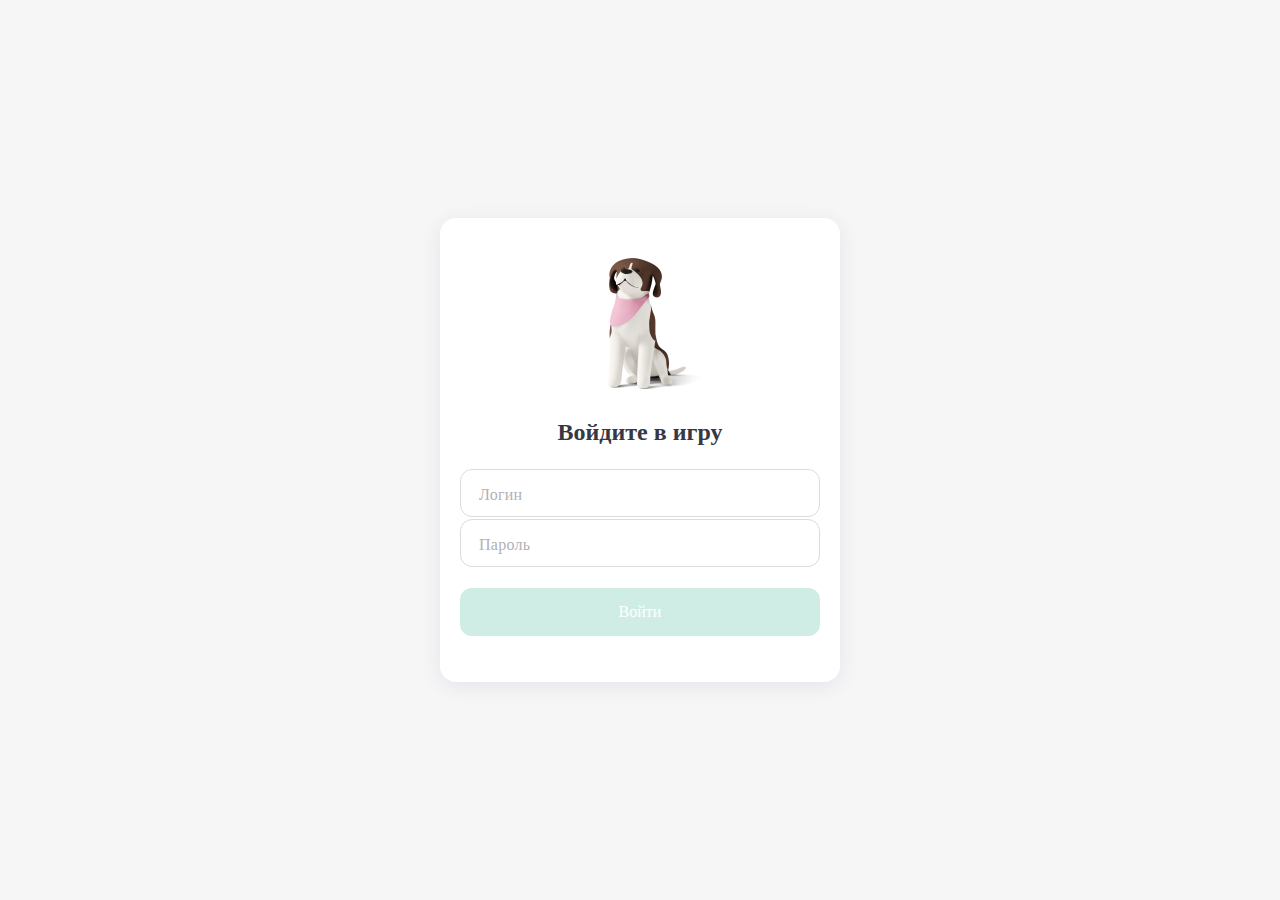
<file: mainPage/index.html>
<!DOCTYPE html>
<html lang="en">
<head>
    <meta charset="UTF-8">
    <meta http-equiv="X-UA-Compatible" content="IE=edge">
    <meta name="viewport" content="width=device-width, initial-scale=1.0">
    <title>Document</title>
    <link rel="stylesheet" href="XO_main.css">
</head>
<body>

    <!--авторизация-->

    <main class="authorization">      
        <div class="content">
            <div class="logo">
                <img src="../img/dog.png" alt="">
            </div>
            <div class="enter_text">Войдите в игру</div>
            <form action="#" name="form_au" class="inputs">
                <div class="input_full">
                    <input type="text" name="loginInput" class="login" 
                    required="required" autocomplete="off">
                    <text class="txt_au">Логин</text>
                </div>
                <div class="input_full">
                    <input type="password" name="passwordInput" class="password" required="required" autocomplete="off">
                    <text class="txt_au">Пароль</text>
                </div>   
            </form>    
            <button id="bth" type="submit" class="enter_bth">Войти</button>
        </div>
    </main>

    <!--Победа-->

    <main class="Win_window">
        <div class="win_box">
            <div class="win_logo">
                <img src="../img/cup.png" alt="Кубок">
            </div>
            <div class="win_name">Владлен Пупкин победил!</div>
            <div class="buttons"> 
                <div class="newGameBth">Новая игра</div>
                <div class="menuBth">Выйти в меню</div>
            </div>
        </div>
    </main>

    <!--игровое поле-->

   <div class="wrapper">
        <header class="header">
            <div class="game_logo">
                <svg class="header_svgX" width="13" height="13" viewBox="0 0 26 26" fill="none" xmlns="http://www.w3.org/2000/svg">
                    <g filter="url(#filter0_i_17_179)">
                    <path d="M25.1747 0.843519C24.0743 -0.256903 22.2943 -0.256903 21.1939 0.843519L13.7078 8.3143C13.3172 8.70414 12.6846 8.70382 12.2943 8.31357L4.80608 0.825316C3.70566 -0.275105 1.92574 -0.275105 0.825316 0.825316C-0.275105 1.92574 -0.275105 3.70566 0.825316 4.80608L8.31213 12.2929C8.70265 12.6834 8.70265 13.3166 8.31213 13.7071L0.825317 21.1939C-0.275105 22.2943 -0.275105 24.0743 0.825316 25.1747C1.92574 26.2751 3.70566 26.2751 4.80608 25.1747L12.2929 17.6879C12.6834 17.2973 13.3166 17.2973 13.7071 17.6879L21.1939 25.1747C22.2943 26.2751 24.0743 26.2751 25.1747 25.1747C26.2751 24.0743 26.2751 22.2943 25.1747 21.1939L17.6879 13.7071C17.2973 13.3166 17.2973 12.6834 17.6879 12.2929L25.1747 4.80608C26.2569 3.72386 26.2569 1.92574 25.1747 0.843519Z" fill="#60C2AA"/>
                    </g>
                    <defs>
                    <filter id="filter0_i_17_179" x="0" y="0" width="27" height="28" filterUnits="userSpaceOnUse" color-interpolation-filters="sRGB">
                    <feFlood flood-opacity="0" result="BackgroundImageFix"/>
                    <feBlend mode="normal" in="SourceGraphic" in2="BackgroundImageFix" result="shape"/>
                    <feColorMatrix in="SourceAlpha" type="matrix" values="0 0 0 0 0 0 0 0 0 0 0 0 0 0 0 0 0 0 127 0" result="hardAlpha"/>
                    <feOffset dx="1" dy="2"/>
                    <feGaussianBlur stdDeviation="1"/>
                    <feComposite in2="hardAlpha" operator="arithmetic" k2="-1" k3="1"/>
                    <feColorMatrix type="matrix" values="0 0 0 0 0.311889 0 0 0 0 0.612384 0 0 0 0 0.54168 0 0 0 0.6 0"/>
                    <feBlend mode="normal" in2="shape" result="effect1_innerShadow_17_179"/>
                    </filter>
                    </defs>
                </svg>
                <svg class="header_svgO" width="13" height="13" viewBox="0 0 30 30" fill="none" xmlns="http://www.w3.org/2000/svg">
                    <circle cx="15" cy="15" r="12" stroke="url(#paint0_radial_16_161)" stroke-width="6"/>
                    <defs>
                    <radialGradient id="paint0_radial_16_161" cx="0" cy="0" r="1" gradientUnits="userSpaceOnUse" gradientTransform="translate(15 15) rotate(90) scale(12)">
                    <stop stop-color="#EB0057"/>
                    <stop offset="1" stop-color="#E38BAC"/>
                    </radialGradient>
                    </defs>
                </svg>  
                <svg class="header_svgX" width="13" height="13" viewBox="0 0 26 26" fill="none" xmlns="http://www.w3.org/2000/svg">
                    <g filter="url(#filter0_i_17_179)">
                    <path d="M25.1747 0.843519C24.0743 -0.256903 22.2943 -0.256903 21.1939 0.843519L13.7078 8.3143C13.3172 8.70414 12.6846 8.70382 12.2943 8.31357L4.80608 0.825316C3.70566 -0.275105 1.92574 -0.275105 0.825316 0.825316C-0.275105 1.92574 -0.275105 3.70566 0.825316 4.80608L8.31213 12.2929C8.70265 12.6834 8.70265 13.3166 8.31213 13.7071L0.825317 21.1939C-0.275105 22.2943 -0.275105 24.0743 0.825316 25.1747C1.92574 26.2751 3.70566 26.2751 4.80608 25.1747L12.2929 17.6879C12.6834 17.2973 13.3166 17.2973 13.7071 17.6879L21.1939 25.1747C22.2943 26.2751 24.0743 26.2751 25.1747 25.1747C26.2751 24.0743 26.2751 22.2943 25.1747 21.1939L17.6879 13.7071C17.2973 13.3166 17.2973 12.6834 17.6879 12.2929L25.1747 4.80608C26.2569 3.72386 26.2569 1.92574 25.1747 0.843519Z" fill="#60C2AA"/>
                    </g>
                    <defs>
                    <filter id="filter0_i_17_179" x="0" y="0" width="27" height="28" filterUnits="userSpaceOnUse" color-interpolation-filters="sRGB">
                    <feFlood flood-opacity="0" result="BackgroundImageFix"/>
                    <feBlend mode="normal" in="SourceGraphic" in2="BackgroundImageFix" result="shape"/>
                    <feColorMatrix in="SourceAlpha" type="matrix" values="0 0 0 0 0 0 0 0 0 0 0 0 0 0 0 0 0 0 127 0" result="hardAlpha"/>
                    <feOffset dx="1" dy="2"/>
                    <feGaussianBlur stdDeviation="1"/>
                    <feComposite in2="hardAlpha" operator="arithmetic" k2="-1" k3="1"/>
                    <feColorMatrix type="matrix" values="0 0 0 0 0.311889 0 0 0 0 0.612384 0 0 0 0 0.54168 0 0 0 0.6 0"/>
                    <feBlend mode="normal" in2="shape" result="effect1_innerShadow_17_179"/>
                    </filter>
                    </defs>
                </svg>
                <svg class="header_svgO" width="13" height="13" viewBox="0 0 30 30" fill="none" xmlns="http://www.w3.org/2000/svg">
                    <circle cx="15" cy="15" r="12" stroke="url(#paint0_radial_16_161)" stroke-width="6"/>
                    <defs>
                    <radialGradient id="paint0_radial_16_161" cx="0" cy="0" r="1" gradientUnits="userSpaceOnUse" gradientTransform="translate(15 15) rotate(90) scale(12)">
                    <stop stop-color="#EB0057"/>
                    <stop offset="1" stop-color="#E38BAC"/>
                    </radialGradient>
                    </defs>
                </svg> 
            </div>
            <nav class="header_buttons">
                <ul class="header_links">
                    <li class="header_bth">
                        <div class="tab-item is-active">Игровое поле</div>
                    </li>
                    <li class="header_bth">
                        <div class="tab-item">Рейтинг</div>
                    </li>
                    <li class="header_bth">
                        <div class="tab-item">Активные игроки</div>
                    </li>
                    <li class="header_bth">
                        <div class="tab-item">История игр</div>
                    </li>
                    <li class="header_bth">
                        <div class="tab-item">Список игроков</div>
                    </li>
                </ul>        
            </nav>
            <div class="exit_bth">
                <a href="" class="exit">
                    <svg class="svg_exit" width="18" height="18" viewBox="0 0 18 18" fill="none" xmlns="http://www.w3.org/2000/svg">
                        <path d="M7.79 13.29C8.18 13.68 8.81 13.68 9.2 13.29L12.79 9.7C13.18 9.31 13.18 8.68 12.79 8.29L9.2 4.7C8.81 4.31 8.18 4.31 7.79 4.7C7.4 5.09 7.4 5.72 7.79 6.11L9.67 8H1C0.45 8 0 8.45 0 9C0 9.55 0.45 10 1 10H9.67L7.79 11.88C7.4 12.27 7.41 12.91 7.79 13.29ZM16 0H2C0.89 0 0 0.9 0 2V5C0 5.55 0.45 6 1 6C1.55 6 2 5.55 2 5V3C2 2.45 2.45 2 3 2H15C15.55 2 16 2.45 16 3V15C16 15.55 15.55 16 15 16H3C2.45 16 2 15.55 2 15V13C2 12.45 1.55 12 1 12C0.45 12 0 12.45 0 13V16C0 17.1 0.9 18 2 18H16C17.1 18 18 17.1 18 16V2C18 0.9 17.1 0 16 0Z"/>
                    </svg>                       
                </a>
            </div>
        </header>
        <main class="main">
            <div class="content-item play_window is-active">
                <section class="players_block">
                    <h2>Игроки</h2>
                    <div class="current_players">
                        <div class="player">
                            <div class="xo_box">
                                <svg class="svgO" width="30" height="30" viewBox="0 0 30 30" fill="none" xmlns="http://www.w3.org/2000/svg">
                                    <circle cx="15" cy="15" r="12" stroke="url(#paint0_radial_16_161)" stroke-width="6"/>
                                    <defs>
                                    <radialGradient id="paint0_radial_16_161" cx="0" cy="0" r="1" gradientUnits="userSpaceOnUse" gradientTransform="translate(15 15) rotate(90) scale(12)">
                                    <stop stop-color="#EB0057"/>
                                    <stop offset="1" stop-color="#E38BAC"/>
                                    </radialGradient>
                                    </defs>
                                </svg>                      
                            </div>
                            <div class="players_info">
                                <div class="players_fio"></div>
                                <div class="players_state"></div>
                            </div>
                            <div class="players_signal"></div>
                        </div>
                        <div class="player">
                            <div class="xo_box">
                                <svg class="svgX" width="26" height="26" viewBox="0 0 26 26" fill="none" xmlns="http://www.w3.org/2000/svg">
                                    <g filter="url(#filter0_i_17_179)">
                                    <path d="M25.1747 0.843519C24.0743 -0.256903 22.2943 -0.256903 21.1939 0.843519L13.7078 8.3143C13.3172 8.70414 12.6846 8.70382 12.2943 8.31357L4.80608 0.825316C3.70566 -0.275105 1.92574 -0.275105 0.825316 0.825316C-0.275105 1.92574 -0.275105 3.70566 0.825316 4.80608L8.31213 12.2929C8.70265 12.6834 8.70265 13.3166 8.31213 13.7071L0.825317 21.1939C-0.275105 22.2943 -0.275105 24.0743 0.825316 25.1747C1.92574 26.2751 3.70566 26.2751 4.80608 25.1747L12.2929 17.6879C12.6834 17.2973 13.3166 17.2973 13.7071 17.6879L21.1939 25.1747C22.2943 26.2751 24.0743 26.2751 25.1747 25.1747C26.2751 24.0743 26.2751 22.2943 25.1747 21.1939L17.6879 13.7071C17.2973 13.3166 17.2973 12.6834 17.6879 12.2929L25.1747 4.80608C26.2569 3.72386 26.2569 1.92574 25.1747 0.843519Z" fill="#60C2AA"/>
                                    </g>
                                    <defs>
                                    <filter id="filter0_i_17_179" x="0" y="0" width="27" height="28" filterUnits="userSpaceOnUse" color-interpolation-filters="sRGB">
                                    <feFlood flood-opacity="0" result="BackgroundImageFix"/>
                                    <feBlend mode="normal" in="SourceGraphic" in2="BackgroundImageFix" result="shape"/>
                                    <feColorMatrix in="SourceAlpha" type="matrix" values="0 0 0 0 0 0 0 0 0 0 0 0 0 0 0 0 0 0 127 0" result="hardAlpha"/>
                                    <feOffset dx="1" dy="2"/>
                                    <feGaussianBlur stdDeviation="1"/>
                                    <feComposite in2="hardAlpha" operator="arithmetic" k2="-1" k3="1"/>
                                    <feColorMatrix type="matrix" values="0 0 0 0 0.311889 0 0 0 0 0.612384 0 0 0 0 0.54168 0 0 0 0.6 0"/>
                                    <feBlend mode="normal" in2="shape" result="effect1_innerShadow_17_179"/>
                                    </filter>
                                    </defs>
                                </svg>                                
                            </div>
                            <div class="players_info">
                                <div class="players_fio"></div>
                                <div class="players_state"></div>
                            </div>
                        </div>
                    </div>
                    <button class="play">Готов</button>
                </section>
                

                <div class="field">
                    <div class="timer_block"><time>00:00</time></div>
                    <div class="game_grid">
                        <div class="cell"></div>
                        <div class="cell"></div>
                        <div class="cell"></div>
                        <div class="cell"></div>
                        <div class="cell"></div>
                        <div class="cell"></div>
                        <div class="cell"></div>
                        <div class="cell"></div>
                        <div class="cell"></div>
                    </div>                
                </div>
                <div class="current_move">
                    <div class="move_part1">Ходит</div>
                    <svg class="move_part2" width="30" height="30" viewBox="0 0 30 30" fill="none" xmlns="http://www.w3.org/2000/svg">
                        <circle cx="15" cy="15" r="12" stroke="url(#paint0_radial_17_243)" stroke-width="6"/>
                        <defs>
                        <radialGradient id="paint0_radial_17_243" cx="0" cy="0" r="1" gradientUnits="userSpaceOnUse" gradientTransform="translate(15 15) rotate(90) scale(12)">
                        <stop stop-color="#EB0057"/>
                        <stop offset="1" stop-color="#E38BAC"/>
                        </radialGradient>
                        </defs>
                    </svg>
                
                    <div class="move_part3"></div>
                </div>

                <!--Чат-->

                <div class="chat">

                    <div class="message_area">

                        <!--сообщение от О-->

                        <div class="o_player_msg">
                            <div class="header_msg">
                                <div class="player_name_msg"></div>
                                <div class="time_msg">13:45</div>
                            </div>
                            <div class="info_msg">Я туплю...</div>
                        </div>


                        <!--сообщение от X-->

                        <div class="x_player_msg">
                            <div class="header_msg">
                                <div class="player_name_msg"></div>
                                <div class="time_msg">13:47</div>
                            </div>
                            <div class="info_msg">Отойду пока кофе попить, напиши в тг как сходишь</div>
                        </div>                       
                    </div>
                    
                    <div class="control_zone">
                        <div class="input_msg">
                            <input type="text" class="input" required="required">
                            <text class="txt">Сообщение...</text>
                        </div>                 
                        <button class="send_message">
                            <svg width="20" height="18" viewBox="0 0 20 18" fill="none" xmlns="http://www.w3.org/2000/svg">
                                <path d="M1.4 17.4L18.85 9.92002C19.66 9.57002 19.66 8.43002 18.85 8.08002L1.4 0.600017C0.74 0.310017 0.00999999 0.800017 0.00999999 1.51002L0 6.12002C0 6.62002 0.37 7.05002 0.87 7.11002L15 9.00002L0.87 10.88C0.37 10.95 0 11.38 0 11.88L0.00999999 16.49C0.00999999 17.2 0.74 17.69 1.4 17.4Z" fill="white"/>
                            </svg>
                                
                        </button>
                    </div>
                </div>
            </div>

            <!--Рейтинг-->

            <div class="content-item rating_window">
                <div class="rating_box">
                    <h2>Рейтинг игроков</h2>
                    <div class="rating_players"></div>
                </div>
            </div>


            <!--Активные игроки-->

            <div class="content-item activePlayers_window">
                <div class="activePlayers_box">
                    <div class="activePlayers_header">
                        <h2>Активные игроки</h2>
                        <div class="bth_box">
                            <div class="txt">Только свободные</div>              
                            <input type="checkbox" name="">

                            <!-- <div>Toggle</div> -->
                        </div>
                    </div>
                    <div class="activePlayers_content">активные</div>
                </div>
            </div>


            <!--История игр-->

            <div class="content-item">контент 3</div>


            <!--Список игроков-->

            <div class="content-item">контент 4</div>          
        </main>
   </div>
    <script src="XO_main.js"></script>
</body>
</html>
</file>
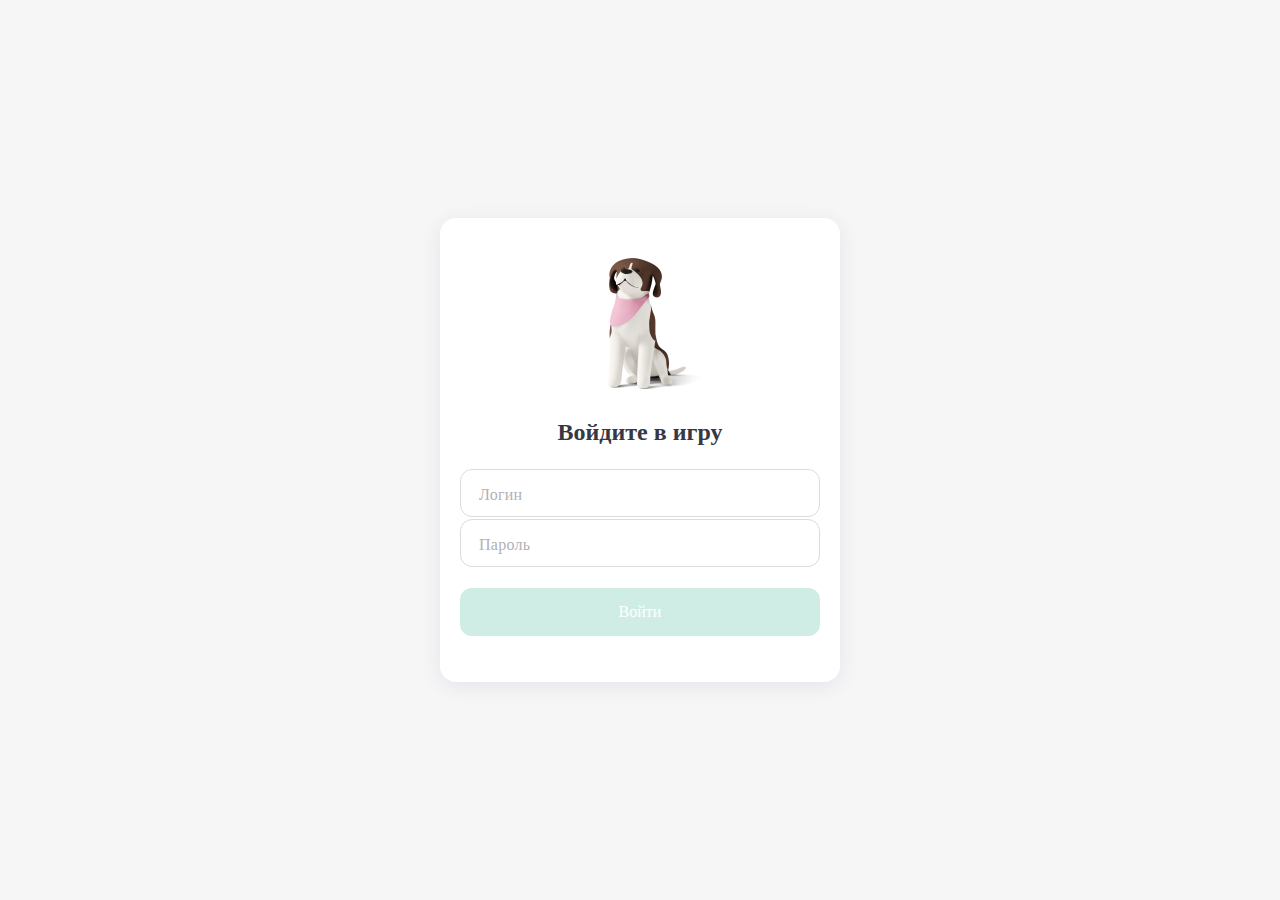
<file: mainPage/XO_main.html>
<!DOCTYPE html>
<html lang="en">
<head>
    <meta charset="UTF-8">
    <meta http-equiv="X-UA-Compatible" content="IE=edge">
    <meta name="viewport" content="width=device-width, initial-scale=1.0">
    <title>Document</title>
    <link rel="stylesheet" href="XO_main.css">
</head>
<body>

    <!--авторизация-->

    <main class="authorization">      
        <div class="content">
            <div class="logo">
                <img src="../img/dog.png" alt="">
            </div>
            <div class="enter_text">Войдите в игру</div>
            <form action="#" name="form_au" class="inputs">
                <div class="input_full">
                    <input type="text" name="loginInput" class="login" 
                    required="required" autocomplete="off">
                    <text class="txt_au">Логин</text>
                </div>
                <div class="input_full">
                    <input type="password" name="passwordInput" class="password" required="required" autocomplete="off">
                    <text class="txt_au">Пароль</text>
                </div>   
            </form>    
            <button id="bth" type="submit" class="enter_bth">Войти</button>
        </div>
    </main>

    <!--Победа-->

    <main class="Win_window">
        <div class="win_box">
            <div class="win_logo">
                <img src="../img/cup.png" alt="Кубок">
            </div>
            <div class="win_name">Владлен Пупкин победил!</div>
            <div class="buttons"> 
                <div class="newGameBth">Новая игра</div>
                <div class="menuBth">Выйти в меню</div>
            </div>
        </div>
    </main>

    <!--игровое поле-->

   <div class="wrapper">
        <header class="header">
            <div class="game_logo">
                <svg class="header_svgX" width="13" height="13" viewBox="0 0 26 26" fill="none" xmlns="http://www.w3.org/2000/svg">
                    <g filter="url(#filter0_i_17_179)">
                    <path d="M25.1747 0.843519C24.0743 -0.256903 22.2943 -0.256903 21.1939 0.843519L13.7078 8.3143C13.3172 8.70414 12.6846 8.70382 12.2943 8.31357L4.80608 0.825316C3.70566 -0.275105 1.92574 -0.275105 0.825316 0.825316C-0.275105 1.92574 -0.275105 3.70566 0.825316 4.80608L8.31213 12.2929C8.70265 12.6834 8.70265 13.3166 8.31213 13.7071L0.825317 21.1939C-0.275105 22.2943 -0.275105 24.0743 0.825316 25.1747C1.92574 26.2751 3.70566 26.2751 4.80608 25.1747L12.2929 17.6879C12.6834 17.2973 13.3166 17.2973 13.7071 17.6879L21.1939 25.1747C22.2943 26.2751 24.0743 26.2751 25.1747 25.1747C26.2751 24.0743 26.2751 22.2943 25.1747 21.1939L17.6879 13.7071C17.2973 13.3166 17.2973 12.6834 17.6879 12.2929L25.1747 4.80608C26.2569 3.72386 26.2569 1.92574 25.1747 0.843519Z" fill="#60C2AA"/>
                    </g>
                    <defs>
                    <filter id="filter0_i_17_179" x="0" y="0" width="27" height="28" filterUnits="userSpaceOnUse" color-interpolation-filters="sRGB">
                    <feFlood flood-opacity="0" result="BackgroundImageFix"/>
                    <feBlend mode="normal" in="SourceGraphic" in2="BackgroundImageFix" result="shape"/>
                    <feColorMatrix in="SourceAlpha" type="matrix" values="0 0 0 0 0 0 0 0 0 0 0 0 0 0 0 0 0 0 127 0" result="hardAlpha"/>
                    <feOffset dx="1" dy="2"/>
                    <feGaussianBlur stdDeviation="1"/>
                    <feComposite in2="hardAlpha" operator="arithmetic" k2="-1" k3="1"/>
                    <feColorMatrix type="matrix" values="0 0 0 0 0.311889 0 0 0 0 0.612384 0 0 0 0 0.54168 0 0 0 0.6 0"/>
                    <feBlend mode="normal" in2="shape" result="effect1_innerShadow_17_179"/>
                    </filter>
                    </defs>
                </svg>
                <svg class="header_svgO" width="13" height="13" viewBox="0 0 30 30" fill="none" xmlns="http://www.w3.org/2000/svg">
                    <circle cx="15" cy="15" r="12" stroke="url(#paint0_radial_16_161)" stroke-width="6"/>
                    <defs>
                    <radialGradient id="paint0_radial_16_161" cx="0" cy="0" r="1" gradientUnits="userSpaceOnUse" gradientTransform="translate(15 15) rotate(90) scale(12)">
                    <stop stop-color="#EB0057"/>
                    <stop offset="1" stop-color="#E38BAC"/>
                    </radialGradient>
                    </defs>
                </svg>  
                <svg class="header_svgX" width="13" height="13" viewBox="0 0 26 26" fill="none" xmlns="http://www.w3.org/2000/svg">
                    <g filter="url(#filter0_i_17_179)">
                    <path d="M25.1747 0.843519C24.0743 -0.256903 22.2943 -0.256903 21.1939 0.843519L13.7078 8.3143C13.3172 8.70414 12.6846 8.70382 12.2943 8.31357L4.80608 0.825316C3.70566 -0.275105 1.92574 -0.275105 0.825316 0.825316C-0.275105 1.92574 -0.275105 3.70566 0.825316 4.80608L8.31213 12.2929C8.70265 12.6834 8.70265 13.3166 8.31213 13.7071L0.825317 21.1939C-0.275105 22.2943 -0.275105 24.0743 0.825316 25.1747C1.92574 26.2751 3.70566 26.2751 4.80608 25.1747L12.2929 17.6879C12.6834 17.2973 13.3166 17.2973 13.7071 17.6879L21.1939 25.1747C22.2943 26.2751 24.0743 26.2751 25.1747 25.1747C26.2751 24.0743 26.2751 22.2943 25.1747 21.1939L17.6879 13.7071C17.2973 13.3166 17.2973 12.6834 17.6879 12.2929L25.1747 4.80608C26.2569 3.72386 26.2569 1.92574 25.1747 0.843519Z" fill="#60C2AA"/>
                    </g>
                    <defs>
                    <filter id="filter0_i_17_179" x="0" y="0" width="27" height="28" filterUnits="userSpaceOnUse" color-interpolation-filters="sRGB">
                    <feFlood flood-opacity="0" result="BackgroundImageFix"/>
                    <feBlend mode="normal" in="SourceGraphic" in2="BackgroundImageFix" result="shape"/>
                    <feColorMatrix in="SourceAlpha" type="matrix" values="0 0 0 0 0 0 0 0 0 0 0 0 0 0 0 0 0 0 127 0" result="hardAlpha"/>
                    <feOffset dx="1" dy="2"/>
                    <feGaussianBlur stdDeviation="1"/>
                    <feComposite in2="hardAlpha" operator="arithmetic" k2="-1" k3="1"/>
                    <feColorMatrix type="matrix" values="0 0 0 0 0.311889 0 0 0 0 0.612384 0 0 0 0 0.54168 0 0 0 0.6 0"/>
                    <feBlend mode="normal" in2="shape" result="effect1_innerShadow_17_179"/>
                    </filter>
                    </defs>
                </svg>
                <svg class="header_svgO" width="13" height="13" viewBox="0 0 30 30" fill="none" xmlns="http://www.w3.org/2000/svg">
                    <circle cx="15" cy="15" r="12" stroke="url(#paint0_radial_16_161)" stroke-width="6"/>
                    <defs>
                    <radialGradient id="paint0_radial_16_161" cx="0" cy="0" r="1" gradientUnits="userSpaceOnUse" gradientTransform="translate(15 15) rotate(90) scale(12)">
                    <stop stop-color="#EB0057"/>
                    <stop offset="1" stop-color="#E38BAC"/>
                    </radialGradient>
                    </defs>
                </svg> 
            </div>
            <nav class="header_buttons">
                <ul class="header_links">
                    <li class="header_bth">
                        <div class="tab-item is-active">Игровое поле</div>
                    </li>
                    <li class="header_bth">
                        <div class="tab-item">Рейтинг</div>
                    </li>
                    <li class="header_bth">
                        <div class="tab-item">Активные игроки</div>
                    </li>
                    <li class="header_bth">
                        <div class="tab-item">История игр</div>
                    </li>
                    <li class="header_bth">
                        <div class="tab-item">Список игроков</div>
                    </li>
                </ul>        
            </nav>
            <div class="exit_bth">
                <a href="" class="exit">
                    <svg class="svg_exit" width="18" height="18" viewBox="0 0 18 18" fill="none" xmlns="http://www.w3.org/2000/svg">
                        <path d="M7.79 13.29C8.18 13.68 8.81 13.68 9.2 13.29L12.79 9.7C13.18 9.31 13.18 8.68 12.79 8.29L9.2 4.7C8.81 4.31 8.18 4.31 7.79 4.7C7.4 5.09 7.4 5.72 7.79 6.11L9.67 8H1C0.45 8 0 8.45 0 9C0 9.55 0.45 10 1 10H9.67L7.79 11.88C7.4 12.27 7.41 12.91 7.79 13.29ZM16 0H2C0.89 0 0 0.9 0 2V5C0 5.55 0.45 6 1 6C1.55 6 2 5.55 2 5V3C2 2.45 2.45 2 3 2H15C15.55 2 16 2.45 16 3V15C16 15.55 15.55 16 15 16H3C2.45 16 2 15.55 2 15V13C2 12.45 1.55 12 1 12C0.45 12 0 12.45 0 13V16C0 17.1 0.9 18 2 18H16C17.1 18 18 17.1 18 16V2C18 0.9 17.1 0 16 0Z"/>
                    </svg>                       
                </a>
            </div>
        </header>
        <main class="main">
            <div class="content-item play_window is-active">
                <section class="players_block">
                    <h2>Игроки</h2>
                    <div class="current_players">
                        <div class="player">
                            <div class="xo_box">
                                <svg class="svgO" width="30" height="30" viewBox="0 0 30 30" fill="none" xmlns="http://www.w3.org/2000/svg">
                                    <circle cx="15" cy="15" r="12" stroke="url(#paint0_radial_16_161)" stroke-width="6"/>
                                    <defs>
                                    <radialGradient id="paint0_radial_16_161" cx="0" cy="0" r="1" gradientUnits="userSpaceOnUse" gradientTransform="translate(15 15) rotate(90) scale(12)">
                                    <stop stop-color="#EB0057"/>
                                    <stop offset="1" stop-color="#E38BAC"/>
                                    </radialGradient>
                                    </defs>
                                </svg>                      
                            </div>
                            <div class="players_info">
                                <div class="players_fio"></div>
                                <div class="players_state"></div>
                            </div>
                            <div class="players_signal"></div>
                        </div>
                        <div class="player">
                            <div class="xo_box">
                                <svg class="svgX" width="26" height="26" viewBox="0 0 26 26" fill="none" xmlns="http://www.w3.org/2000/svg">
                                    <g filter="url(#filter0_i_17_179)">
                                    <path d="M25.1747 0.843519C24.0743 -0.256903 22.2943 -0.256903 21.1939 0.843519L13.7078 8.3143C13.3172 8.70414 12.6846 8.70382 12.2943 8.31357L4.80608 0.825316C3.70566 -0.275105 1.92574 -0.275105 0.825316 0.825316C-0.275105 1.92574 -0.275105 3.70566 0.825316 4.80608L8.31213 12.2929C8.70265 12.6834 8.70265 13.3166 8.31213 13.7071L0.825317 21.1939C-0.275105 22.2943 -0.275105 24.0743 0.825316 25.1747C1.92574 26.2751 3.70566 26.2751 4.80608 25.1747L12.2929 17.6879C12.6834 17.2973 13.3166 17.2973 13.7071 17.6879L21.1939 25.1747C22.2943 26.2751 24.0743 26.2751 25.1747 25.1747C26.2751 24.0743 26.2751 22.2943 25.1747 21.1939L17.6879 13.7071C17.2973 13.3166 17.2973 12.6834 17.6879 12.2929L25.1747 4.80608C26.2569 3.72386 26.2569 1.92574 25.1747 0.843519Z" fill="#60C2AA"/>
                                    </g>
                                    <defs>
                                    <filter id="filter0_i_17_179" x="0" y="0" width="27" height="28" filterUnits="userSpaceOnUse" color-interpolation-filters="sRGB">
                                    <feFlood flood-opacity="0" result="BackgroundImageFix"/>
                                    <feBlend mode="normal" in="SourceGraphic" in2="BackgroundImageFix" result="shape"/>
                                    <feColorMatrix in="SourceAlpha" type="matrix" values="0 0 0 0 0 0 0 0 0 0 0 0 0 0 0 0 0 0 127 0" result="hardAlpha"/>
                                    <feOffset dx="1" dy="2"/>
                                    <feGaussianBlur stdDeviation="1"/>
                                    <feComposite in2="hardAlpha" operator="arithmetic" k2="-1" k3="1"/>
                                    <feColorMatrix type="matrix" values="0 0 0 0 0.311889 0 0 0 0 0.612384 0 0 0 0 0.54168 0 0 0 0.6 0"/>
                                    <feBlend mode="normal" in2="shape" result="effect1_innerShadow_17_179"/>
                                    </filter>
                                    </defs>
                                </svg>                                
                            </div>
                            <div class="players_info">
                                <div class="players_fio"></div>
                                <div class="players_state"></div>
                            </div>
                        </div>
                    </div>
                    <button class="play">Готов</button>
                </section>
                

                <div class="field">
                    <div class="timer_block"><time>00:00</time></div>
                    <div class="game_grid">
                        <div class="cell"></div>
                        <div class="cell"></div>
                        <div class="cell"></div>
                        <div class="cell"></div>
                        <div class="cell"></div>
                        <div class="cell"></div>
                        <div class="cell"></div>
                        <div class="cell"></div>
                        <div class="cell"></div>
                    </div>                
                </div>
                <div class="current_move">
                    <div class="move_part1">Ходит</div>
                    <svg class="move_part2" width="30" height="30" viewBox="0 0 30 30" fill="none" xmlns="http://www.w3.org/2000/svg">
                        <circle cx="15" cy="15" r="12" stroke="url(#paint0_radial_17_243)" stroke-width="6"/>
                        <defs>
                        <radialGradient id="paint0_radial_17_243" cx="0" cy="0" r="1" gradientUnits="userSpaceOnUse" gradientTransform="translate(15 15) rotate(90) scale(12)">
                        <stop stop-color="#EB0057"/>
                        <stop offset="1" stop-color="#E38BAC"/>
                        </radialGradient>
                        </defs>
                    </svg>
                
                    <div class="move_part3"></div>
                </div>

                <!--Чат-->

                <div class="chat">

                    <div class="message_area">

                        <!--сообщение от О-->

                        <div class="o_player_msg">
                            <div class="header_msg">
                                <div class="player_name_msg"></div>
                                <div class="time_msg">13:45</div>
                            </div>
                            <div class="info_msg">Я туплю...</div>
                        </div>


                        <!--сообщение от X-->

                        <div class="x_player_msg">
                            <div class="header_msg">
                                <div class="player_name_msg"></div>
                                <div class="time_msg">13:47</div>
                            </div>
                            <div class="info_msg">Отойду пока кофе попить, напиши в тг как сходишь</div>
                        </div>                       
                    </div>
                    
                    <div class="control_zone">
                        <div class="input_msg">
                            <input type="text" class="input" required="required">
                            <text class="txt">Сообщение...</text>
                        </div>                 
                        <button class="send_message">
                            <svg width="20" height="18" viewBox="0 0 20 18" fill="none" xmlns="http://www.w3.org/2000/svg">
                                <path d="M1.4 17.4L18.85 9.92002C19.66 9.57002 19.66 8.43002 18.85 8.08002L1.4 0.600017C0.74 0.310017 0.00999999 0.800017 0.00999999 1.51002L0 6.12002C0 6.62002 0.37 7.05002 0.87 7.11002L15 9.00002L0.87 10.88C0.37 10.95 0 11.38 0 11.88L0.00999999 16.49C0.00999999 17.2 0.74 17.69 1.4 17.4Z" fill="white"/>
                            </svg>
                                
                        </button>
                    </div>
                </div>
            </div>

            <!--Рейтинг-->

            <div class="content-item rating_window">
                <div class="rating_box">
                    <h2>Рейтинг игроков</h2>
                    <div class="rating_players"></div>
                </div>
            </div>


            <!--Активные игроки-->

            <div class="content-item activePlayers_window">
                <div class="activePlayers_box">
                    <div class="activePlayers_header">
                        <h2>Активные игроки</h2>
                        <div class="bth_box">
                            <div class="txt">Только свободные</div>              
                            <input type="checkbox" name="">

                            <!-- <div>Toggle</div> -->
                        </div>
                    </div>
                    <div class="activePlayers_content">активные</div>
                </div>
            </div>


            <!--История игр-->

            <div class="content-item">контент 3</div>


            <!--Список игроков-->

            <div class="content-item">контент 4</div>          
        </main>
   </div>
    <script src="XO_main.js"></script>
</body>
</html>
</file>
<file: mainPage/XO_main.css>
* {
    padding: 0;
    margin: 0;
    box-sizing: border-box;
}
body {
    display: grid;
    min-height: 100vh;
    background: #F6F6F6;
    user-select: none;
    justify-content: center;
    align-items: center;
    position: relative;
}
.Win_window {
    position: absolute;
    display: none;
    align-items: center;
    justify-content: center;
    width: 400px;
    height: 429.36px;
    background: #FFFFFF;
    box-shadow: 0px 4px 20px rgba(44, 57, 121, 0.09);
    border-radius: 16px;
    z-index: 1;
    top: 50%;
    left: 50%;
    transform: translate(-50%, -50%);
}
.win_box {
    display: grid;
    grid-template: [start] "winLogo" 1fr
                    [row2] "winName" 0.2fr
                    [row3] "buttons" 1fr
                    [end] / 1fr;
    justify-content: center;
    align-items: center;
}
.win_logo {
    position: relative;
    top: 10px;
    margin: 0 auto 0 auto;
    width: 132px;
    height: 165.36px;
    grid-area: winLogo;
}
.win_logo img{
    position: absolute;
    left: 0;
    top: 0;
    width: 100%;
    height: 100%;
    object-fit: cover;
}
.win_name {  
    padding: 33px 0 0 0;
    font-family: 'Roboto';
    font-style: normal;
    font-weight: 700;
    font-size: 24px;  
    color: #373745;
    text-align: center;
    grid-area: winName;
}
.buttons {
    display: grid;
    gap: 10px;
    grid-area: buttons;
}
.newGameBth {
    width: 352px;
    height: 48px;
    background: #60C2AA;
    border-radius: 12px;
    font-family: 'Roboto';
    font-style: normal;
    font-weight: 500;
    font-size: 16px;
    line-height: 24px;
    padding: 12px 0 0 0;
    text-align: center;
    letter-spacing: 0.24px;
    color: #FFFFFF;
}
.newGameBth:hover {
    background: rgba(59, 161, 137, 1);
}
.menuBth {
    width: 352px;
    height: 48px;
    background: #F7F7F7;
    border-radius: 12px;
    font-family: 'Roboto';
    font-style: normal;
    font-weight: 500;
    font-size: 16px;
    line-height: 24px;
    padding: 12px 0 0 0;
    text-align: center;
    letter-spacing: 0.24px;
    color: #373745;
}
.menuBth:hover {
    background: rgba(220, 220, 223, 1);
}
.authorization {
    display: grid;
    background: #fff;
    min-width: 400px;
    min-height: 464px;
    max-width: auto;
    max-height: auto;
    border-radius: 16px;
    box-shadow: 0px 4px 20px rgba(44, 57, 121, 0.09);
}
.content {
    display: grid;
    margin: 20px 20px 40px 20px;
    grid-template-columns: 1fr;
    gap: 8px;
    justify-items: center;
}
.logo {
    position: relative;
    padding: 0;
    margin: 20px auto 0 auto;
    left: 0%;
    width: 132px;
    height: 132px;
}
.logo img {
    position: absolute;
    top: 0;
    left: 0;
    width: 100%;
    height: 100%;
    object-fit: cover;
}
.enter_text {
    margin: 10px 0 5px 0;
    height: 36px;
    align-items: center;
    font-family: 'Roboto';
    font-style: normal;
    font-weight: 700;
    font-size: 24px;
    line-height: 150%;
    align-items: center;
    text-align: center;
    color: #373745;
}
.enter_bth {
    background: rgba(96, 194, 170, 0.3);
    border-radius: 12px;
    padding: 12px 0;
    border: 0;
    height: 48px;
    color: #fff;
    font-family: 'Roboto';
    font-style: normal;
    font-weight: 500;
    font-size: 16px;
    line-height: 24px;
    width: 100%;
    margin: 10px 0 0 0;
}
.inputs {
    width: 100%;
    display: grid;
    grid-template: 1fr 1fr / 1fr;
}
.invalid_value {
    font-family: 'Roboto';
    font-style: normal;
    font-weight: 400;
    font-size: 12px;
    line-height: 16px;
    letter-spacing: 0.25px;
    color: #E93E3E;
    margin: 0;
}

/* игоровое поле */
.wrapper {
    display: none;
    grid-template: 64px 1fr / 1fr;
}
.wrapper.blurred {
    filter: blur(3px);
}
.game_logo {
    display: grid;
    align-items: center;
    justify-content: start;
    margin: 0 0 0 20px;
    column-gap: 2px;
    grid-auto-flow: column;
    position: relative;
}
.header {
    display: grid;
    grid-template: 1fr / 1fr minmax(auto, 500px) minmax(auto, 840px) minmax(auto, 500px) 1fr;
    background: #fff;
    border-radius: 0 0 16px 16px;
    box-shadow: 0px 2px 6px rgba(44, 57, 121, 0.1);
}
.header_buttons {
    grid-column: 3 / 4;
}
.header_links {
    height: 100%;
    display: grid;
    grid-auto-flow: column;
    justify-content: space-evenly; 
    align-items: center; 
}
.header_bth {
    list-style-type: none;
}
.play {
    padding: 10px 0px;
    font-family: 'Roboto';
    font-style: normal;
    font-weight: 500;
    font-size: 16px;
    line-height: 24px;
    text-decoration: none;
    color: #fff;
    cursor: default;
    user-select: none;
    margin: 15px 50px 0 50px;
    border-radius: 12px;
    background: rgb(238, 146, 180);
    border: none;
    box-shadow: 0px 4px 8px rgba(44, 57, 121, 0.09);
    letter-spacing: 1px;
    text-transform: uppercase;
}
.play:hover {
    background: rgb(227, 139, 172);
}
.tab-item {
    padding: 4px 12px;
    border-radius: 200px;
    font-family: 'Roboto';
    font-style: normal;
    font-weight: 500;
    font-size: 16px;
    line-height: 24px;
    text-decoration: none;
    color: #373745;
    cursor: default;
    user-select: none;
}
.exit {
    cursor: default;
}
.exit_bth {
    grid-column: 4 / 5;
    display: grid;
    justify-items: end;
    align-items: center;
    margin: 0 50px 0 0;
}
.svg_exit path {
    fill: rgba(55, 55, 69, 1)
}
.exit:hover path {
    fill: rgba(59, 161, 137, 1);
}
.content-item {
    padding: 55px 0 0 0;
    width: 100%;
    display: none;
    row-gap: 40px;
}
.content-item.play_window.is-active {
    display: grid;
    grid-template: 1fr / 1fr minmax(auto, 500px) minmax(auto, 840px) minmax(auto, 500px) 1fr;
    justify-items: center;
}
.header_bth .is-active {
    background: #60C2AA;
    color: #fff;
}
.header_bth .is-active:hover {
    /* background: #429E89; */
    background: #60C2AA;
}
.tab-item:hover {
    background: #EDEDED;
}
.players_block {
    align-items: center;
    height: 224px;
    width: 500px;
    display: grid;
    grid-template: 40px 1fr / 1fr;
    background: #FFFFFF;
    box-shadow: 0px 4px 20px rgba(44, 57, 121, 0.09);
    border-radius: 20px;
    grid-column: 2 / 3;
    padding: 20px;
    row-gap: 20px;
}
.current_players {
    display: grid;
    grid-template: 1fr 1fr / 1fr;
    row-gap: 20px;
}
.player {
    display: grid;
    align-items: center;
    grid-auto-flow: column;
    grid-template: 1fr / 50px 1fr;
}
.players_info {
    display: grid;
    grid-template: repeat(2, 1fr) / 1fr;
    row-gap: 5px;
}
.players_signal {
    position: relative;
    width: 20px;
    height: 20px;
    /* border: 2px solid #ED213A; */
    border-radius: 50%;
}
.players_signal {
    border-radius: 50%;
    box-shadow: 1.5px 1.5px 20px rgba(48, 48, 48, 0.01),
                -1.5px -1.5px 20px rgba(235, 235, 235, 0.01),
                inset 0.5px 0.5px 2px rgba(48, 48, 48, 0.2),
                inset -0.5px -0.5px 2px rgba(235, 235, 235, 0.2);
    background: #fff;
}
.players_signal::before {
    position: absolute;
    content: '';
    inset: 5px;
    background: #ED213A;
    border-radius: 50%;
    box-shadow: 0 0 5px #ED213A,
                0 0 8px #ED213A,
                0 0 10px #ED213A;
}
.players_signal.ready::before  {
    position: absolute;
    content: '';
    inset: 5px;
    background: #64f38c;
    border-radius: 50%;
    box-shadow: 0 0 5px #64f38c,
                0 0 8px #64f38c,
                0 0 10px #64f38c;
}
.players_fio {
    font-family: 'Roboto';
    font-style: normal;
    font-weight: 400;
    font-size: 20px;
    line-height: 24px;
    letter-spacing: 0.15px;
    color: #373745;
}
.players_state {
    font-family: 'Roboto';
    font-style: normal;
    font-weight: 400;
    font-size: 14px;
    line-height: 20px;
    letter-spacing: 0.25px;
    color: #898993;
}
.field {
    grid-column: 3 / 4;
    display: grid;
    grid-template: 100px 1fr / 1fr;
    align-items: center;
    justify-items: center;
    row-gap: 10px;
}
.game_grid {
    display: grid;
    grid-template: repeat(3, 1fr) / repeat(3, 1fr);
    gap: 5px;
}
.cell {
    position: relative;
    background: #fff;
    border-radius: 12px;
    height: 197px;
    width: 197px;
    box-shadow: 0px 4px 20px rgba(44, 57, 121, 0.09);
}
.cell.o_filled {
    background: rgba(243, 187, 208, 1);
}
.cell.x_filled {
    background: rgba(207, 237, 230, 1);
}
.current_move {
    display: none;
    grid-row: 2 / 3;
    grid-column: 3 / 4;
    grid-template: 1fr / 1fr 30px 3fr;
    padding: 12px;
    column-gap: 10px;
    width: 400px;
    height: 48px;
    background: #373745;
    box-shadow: 0px 4px 20px rgba(44, 57, 121, 0.09);
    border-radius: 12px;
    font-family: 'Roboto';
    font-style: normal;
    font-weight: 400;
    font-size: 20px;
    line-height: 24px;
    align-content: center;
    align-items: center;
    letter-spacing: 0.15px;
    color: #FFFFFF;
}
.move_part1 {
    display: grid;
    justify-self: end;
}
.move_part2 {
    /* margin-bottom: 15px; */
}
.move_part3 {
    display: grid;
    justify-self: start;
}
.cell img {
    position: absolute;
    width: 100%;
    height: 100%;
    padding: 20px;
    object-fit: cover;
}
.timer_block {
    background: #EDEDED;
    padding: 24px;
    border-radius: 12px;
    font-family: 'Roboto';
    font-style: normal;
    font-weight: 900;
    font-size: 34px;
    line-height: 40px;
    color: #373745;
}
.chat {
    grid-column: 4 /5;
    display: grid;
    grid-template: 1fr 48px / 1fr;
    align-items: end;
    /* background: yellow; */
}
.control_zone {
    position: relative;
}
.send_message {
    border: 0;
    width: 48px;
    height: 48px;
    background: #60C2AA;
    border-radius: 12px;
}
.send_message:hover {
    background: rgba(59, 161, 137, 1);
}
.input_full {
    position: relative;
    display: grid;
    grid-template: 1fr;
}
.input_full input {
    width: 100%;
    
}
.input_full input,
.input_msg input {
    height: 48px;
    padding: 12px;
    background: #fff;
    border: 1px solid #DCDCDF;
    border-radius: 12px;
    outline: none;
}
.input_msg {
    position: relative;
}
.input_msg input {
    width: 352px;   
}
.txt_au, text {
    position: absolute;
    left: 0;
    top: -5px;   
    line-height: 24px;
    pointer-events: none;
    font-family: 'Roboto';
    font-style: normal;
    font-weight: 400;
    font-size: 16px;
    color: #B1B1B7;
}
text {
    padding: 13px;
}
.txt_au {
    padding: 19px;
    letter-spacing: 0.24px;
}
.control_zone input:valid ~ text,
.control_zone input:focus ~ text,
.input_full input:valid ~ text,
.input_full input:focus ~ text
{
    display: none;
}
.control_zone input:valid,
.control_zone input:focus,
.input_full input:valid,
.input_full input:focus
{
    border: 1px solid #787878;
}
.control_zone {
    display: grid;
    grid-template: 1fr / 1fr minmax(20px, auto);
    column-gap: 15px;
}
h2 {
    font-family: 'Roboto';
    font-style: normal;
    font-weight: 700;
    font-size: 24px;
    line-height: 150%;
    color: #373745;
}
.cell {
    display: grid;
    justify-content: center;
    align-items: center;
}
.message_area {
    display: grid;
    grid-template: repeat(2 ,1fr);
}
.x_player_msg, .o_player_msg {
    display: grid;
    grid-template: 30px 1fr / 1fr;
    width: 352px;
    padding: 12px;
    height: 100px;
    background: #FFFFFF;
    box-shadow: 0px 2px 6px rgba(44, 57, 121, 0.1);
    margin-bottom: 10px;
}
.x_player_msg { 
    border-radius: 16px 16px 16px 0px;
}
.o_player_msg {
    border-radius: 16px 16px 0px 16px;
    justify-self: end;
}
.o_player_msg .player_name_msg {
    color: #E38BAC;
}
.header_msg {
    display: grid;
    grid-template: 1fr / 1fr 37px;
}
.player_name_msg {
    font-family: 'Roboto';
    font-style: normal;
    font-weight: 500;
    font-size: 14px;
    line-height: 20px;
    letter-spacing: 0.25px;
    color: #60C2AA;
}
.time_msg {
    letter-spacing: 0.25px;
    font-family: 'Roboto';
    font-style: normal;
    font-weight: 400;
    font-size: 14px;
    line-height: 20px;
    color: #898993;
}
.info_msg {
    font-family: 'Roboto';
    font-style: normal;
    font-weight: 400;
    font-size: 16px;
    line-height: 24px;
    letter-spacing: 0.24px;
    color: #373745;
}


/* Рейтинг */

.content-item.rating_window.is-active {
    display: grid;
    grid-template: 1fr / 1fr minmax(auto, 500px) minmax(auto, 1026px) minmax(auto, 500px) 1fr;
    justify-items: center;
}
.rating_box {
    grid-column: 3;
    justify-content: center;
    padding: 32px 0px 0 35px;
    width: 1026px;
    height: 772px;
    background: #FFFFFF;
    box-shadow: 0px 4px 20px rgba(44, 57, 121, 0.09);
    border-radius: 40px;
}
.td_fio {
    width: 424px;
}
.td_wins {
    color: rgba(105, 184, 73, 1);
}
.td_fio, .td_game, .td_wins, .td_loses, .td_percent, 
.td_fio_cap, .td_game_cap, .td_wins_cap, .td_loses_cap, .td_percent_cap {
    font-family: 'Roboto';
    font-style: normal;
    font-size: 16px;
    line-height: 24px;
    letter-spacing: 0.24px;
    color: #373745;
}
.td_wins {
    color: rgba(105, 184, 73, 1);
}
.td_loses {
    color: rgba(233, 62, 62, 1);
}
.td_fio_cap, .td_game_cap, .td_wins_cap, .td_loses_cap, .td_percent_cap {
    font-weight: 550;
}
.players_table {
    width: 955px;
    border-collapse: collapse;
}
.players_table th{
    text-align: left;
    padding: 35px 0px 10px 0;
    border-bottom: 1px solid #ddd;
}
.players_table td{
    border-bottom: 1px solid #ddd;
    padding: 10px 50px 10px 0;
}


/* Активные игроки */

.content-item.activePlayers_window.is-active {
    display: grid;
    grid-template: 1fr / 1fr minmax(auto, 500px) minmax(auto, 856px) minmax(auto, 500px) 1fr;
    justify-items: center;
}
.activePlayers_box {
    grid-column: 3;
    padding: 32px;
    width: 781px;
    height: 856;
    background: #FFFFFF;
    box-shadow: 0px 4px 20px rgba(44, 57, 121, 0.09);
    border-radius: 40px;
}
.activePlayers_header {
    display: grid;
    grid-template: 1fr / 2.3fr 1fr;
}
.bth_box {
    display: grid;
    grid-template: 1fr / 1fr 0.3fr;
    justify-content: center;
    align-items: center;
}
.bth_box .txt {
    font-family: 'Roboto';
    font-style: normal;
    font-weight: 400;
    font-size: 16px;
    line-height: 24px;
    letter-spacing: 0.24px;
    color: #373745;
}
.players_table2 {
    width: 100%;
}
.players_table2 tr {
    display: flex;
    flex-direction: row;
    align-items: center;
    padding: 12px 0;
}
.players_table2 .td_fio {
    width: 360px;
    font-family: 'Roboto';
    font-style: normal;
    font-weight: 400;
    font-size: 16px;
    letter-spacing: 0.24px;
    color: #373745;
}
.players_table2 .td_status {
    width: 100px;
    background: #A8D37F;
    border-radius: 6px;  
    font-family: 'Roboto';
    font-style: normal;
    font-weight: 400;
    font-size: 16px;
    letter-spacing: 0.24px; 
    color: #FFFFFF;
    text-align: center;
    padding: 8px 0;
}
.players_table2 .td_call {
    display: flex;
    position: relative;
    margin: 0 0 0 75px;
    justify-content: center;
    left: 0px;
    align-items: center;
    width: 161px;
    height: 48px;
    background: #60C2AA;
    border-radius: 12px;
    font-family: 'Roboto';
    font-style: normal;
    font-weight: 500;
    font-size: 16px;
    letter-spacing: 0.24px;
    color: #FFFFFF;
}
.players_table2 .td_call:hover {
    background: rgba(59, 161, 137, 1);
}
input[type="checkbox"]
{
    position: relative;
    width: 33px;
    height: 14px;
    -webkit-appearance: none;
    background: rgba(220, 220, 223, 1);
    border-radius: 20px;
    outline: none;
}
input[type="checkbox"]:before
{
    content: "";
    position: absolute;
    width: 20px;
    height: 20px;
    border-radius: 20px;
    top: -4px;
    left: -6px;
    border: 1.3px solid rgba(137, 137, 147, 0.2);
    background: rgba(247, 247, 247, 1);
    transition: 0.5s;
    z-index: 1;
}

input:checked[type="checkbox"]:before
{
    left: 17px;
}
</file>
